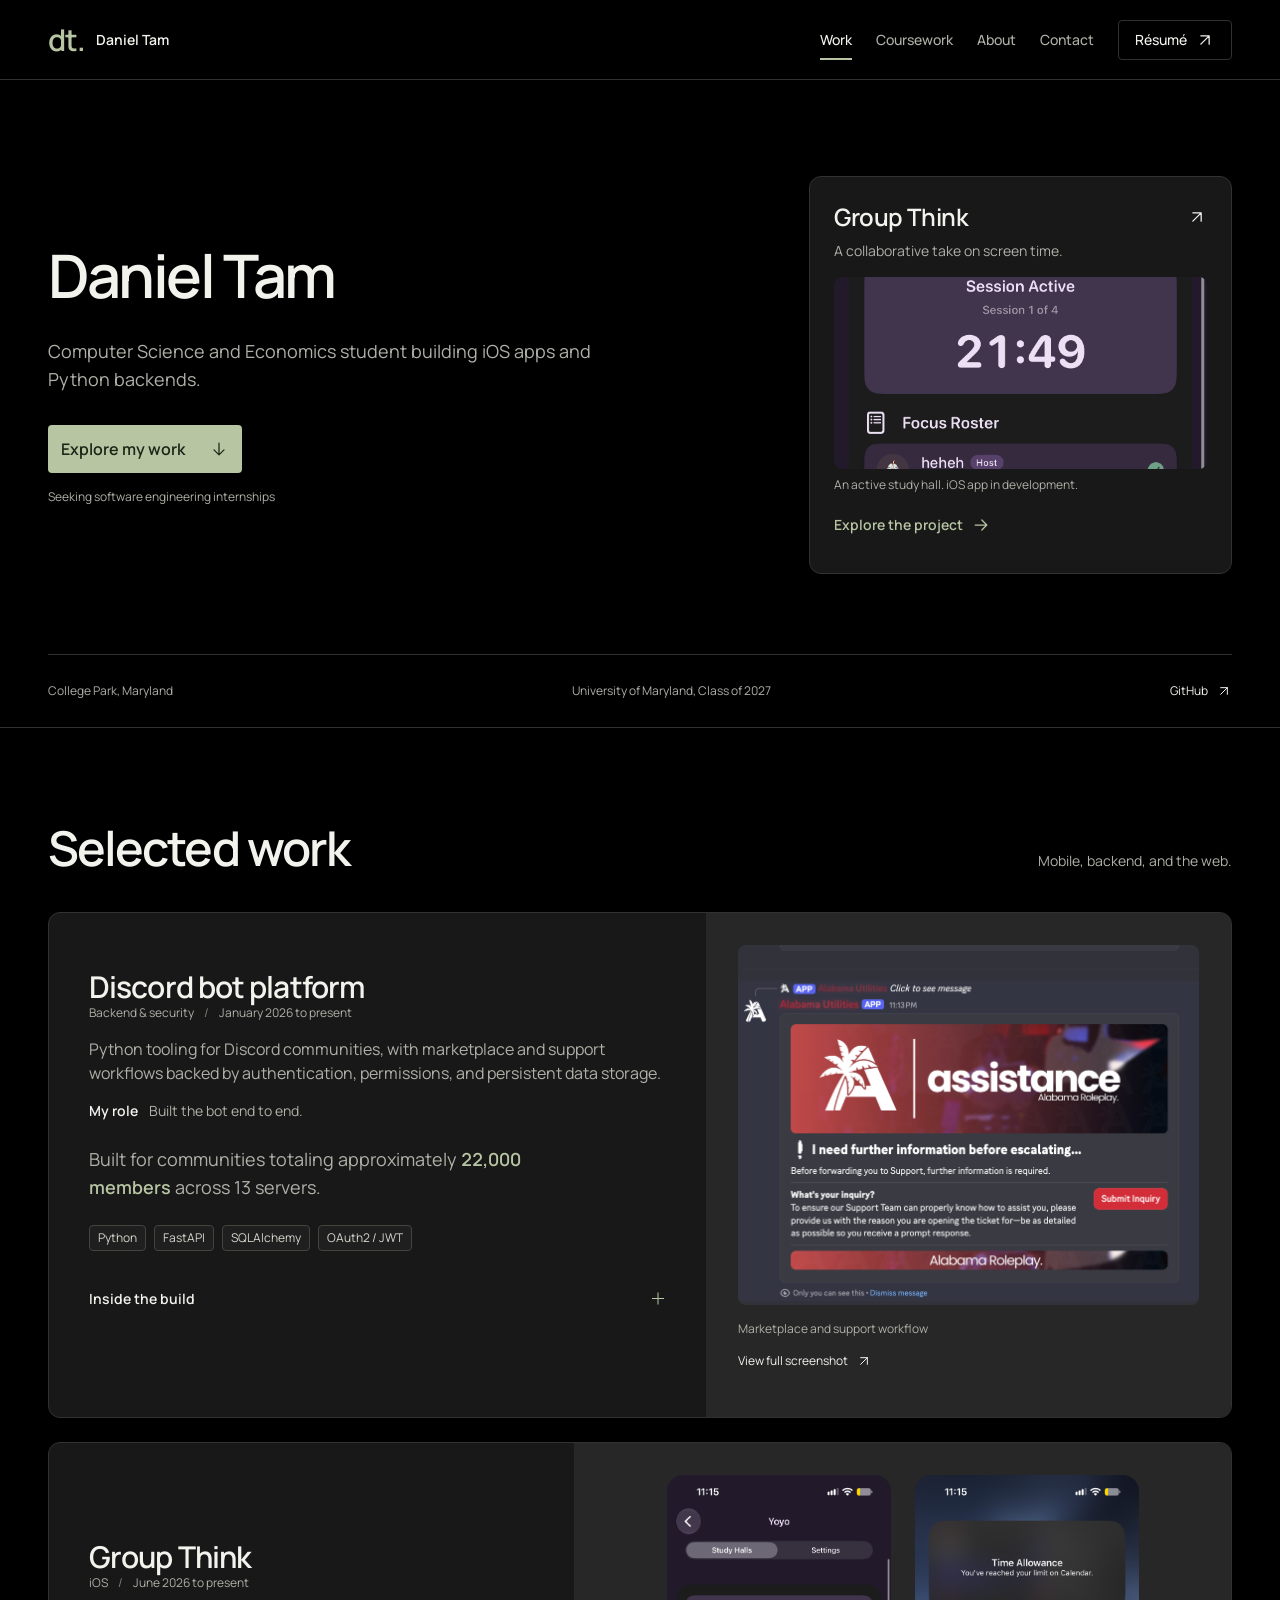
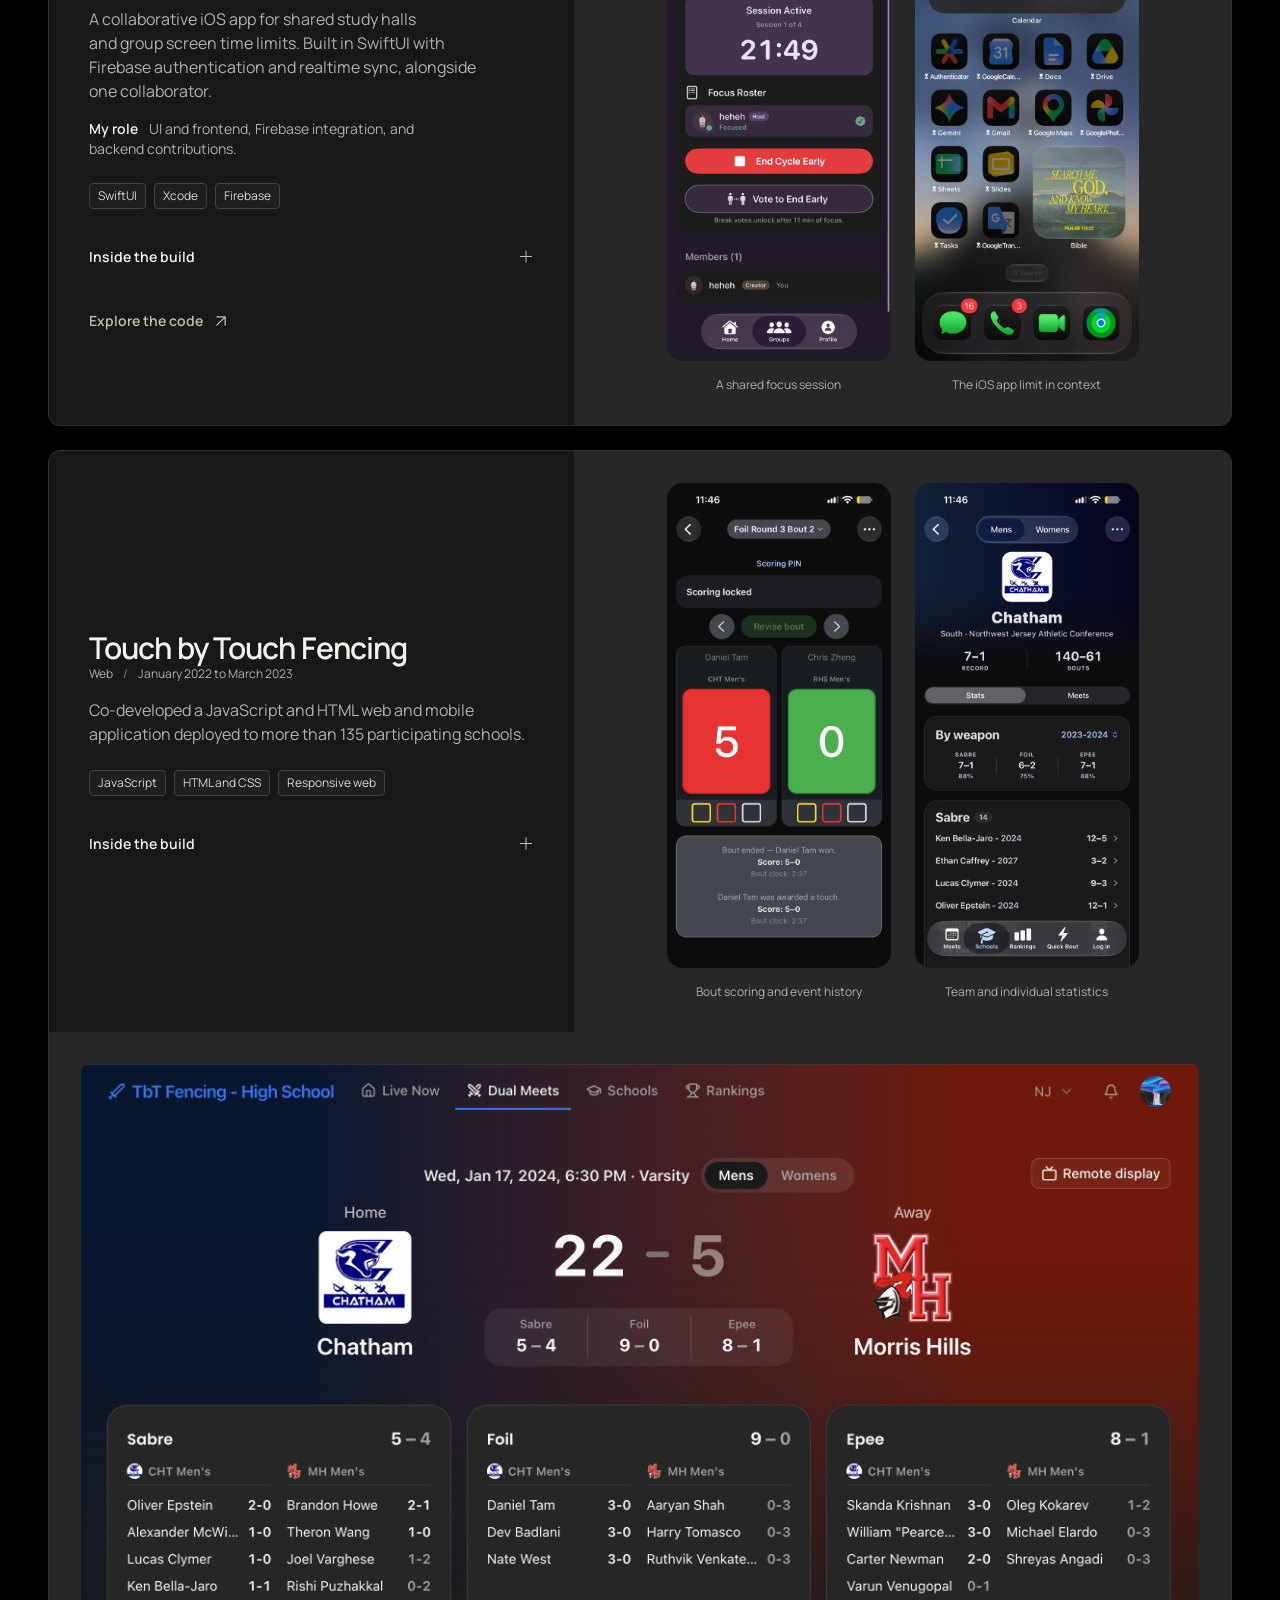
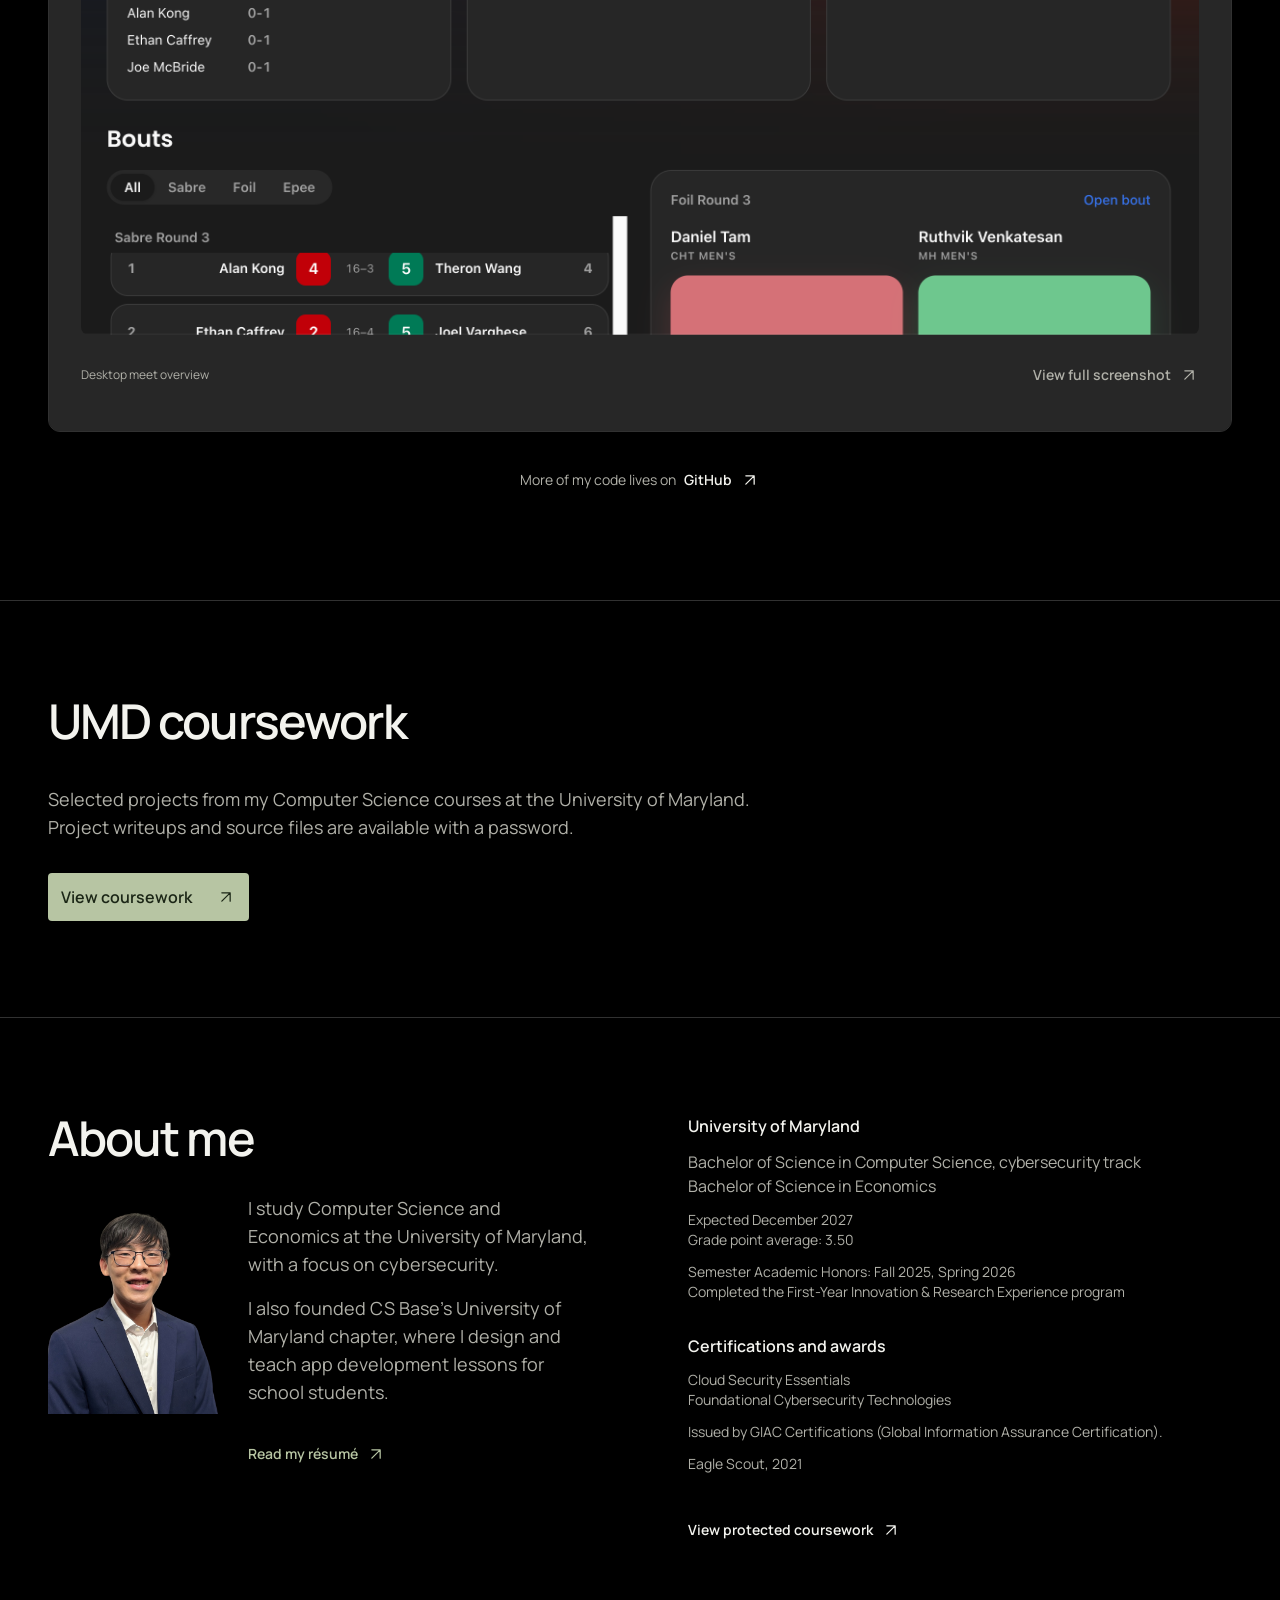
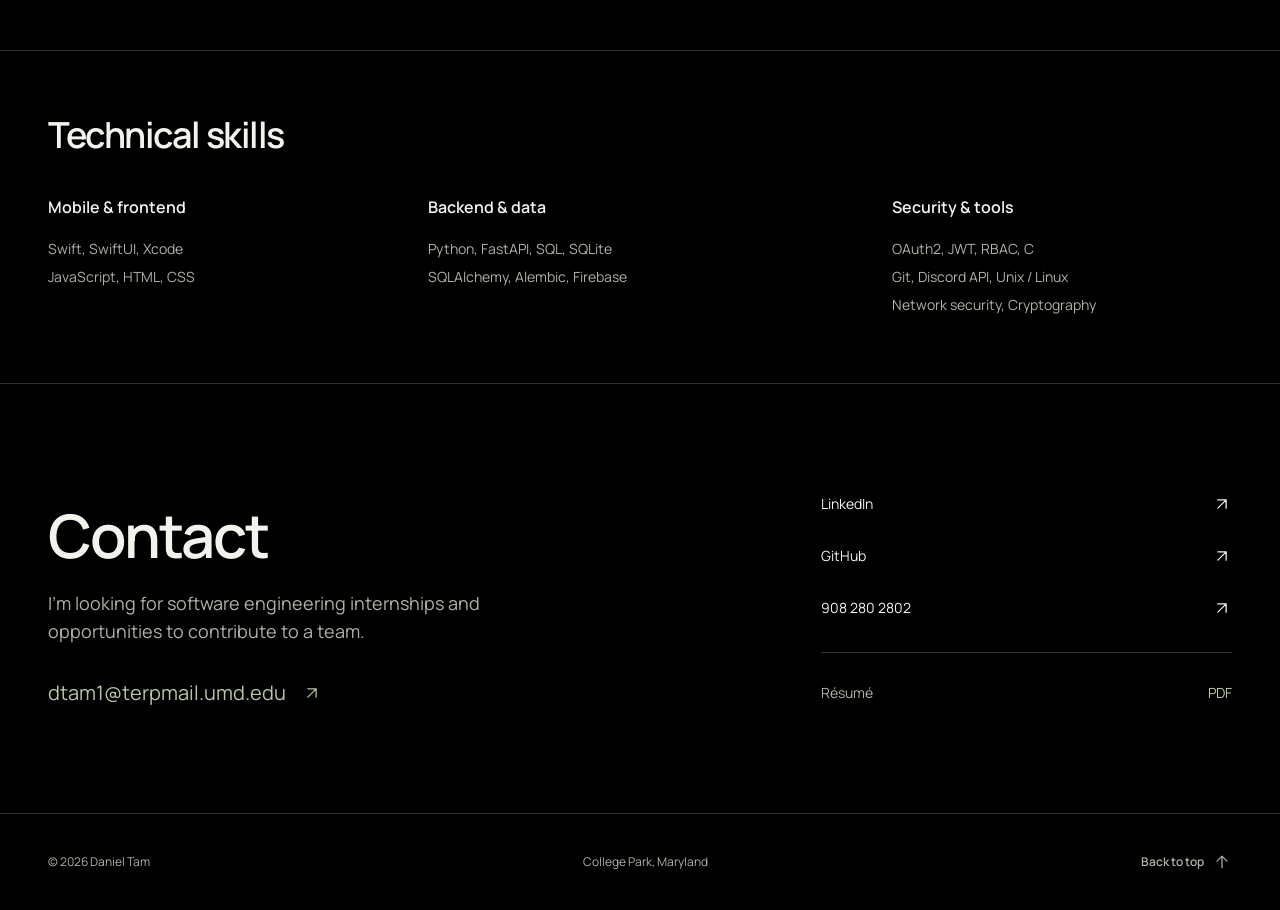
<file: index.html>
<!DOCTYPE html>
<html lang="en">
  <head>
    <meta charset="UTF-8" />
    <meta name="viewport" content="width=device-width, initial-scale=1.0" />
    <meta name="description" content="Daniel Tam is a Computer Science and Economics student at the University of Maryland building iOS apps and Python backend systems. Explore his software engineering projects." />
    <meta name="theme-color" content="#000000" />
    <meta name="color-scheme" content="dark" />
    <meta property="og:title" content="Daniel Tam | Software engineering portfolio" />
    <meta property="og:description" content="Software engineering projects by Daniel Tam, a Computer Science and Economics student at the University of Maryland." />
    <meta property="og:type" content="website" />
    <meta property="og:url" content="https://dtam27.github.io/portfolio/" />
    <meta property="og:image" content="https://dtam27.github.io/portfolio/assets/social-preview.jpg?v=0c4650613743" />
    <meta property="og:image:width" content="1200" />
    <meta property="og:image:height" content="630" />
    <meta property="og:image:alt" content="Daniel Tam. Computer Science and Economics at the University of Maryland. Software engineering portfolio." />
    <meta name="twitter:card" content="summary_large_image" />
    <link rel="canonical" href="https://dtam27.github.io/portfolio/" />
    <title>Daniel Tam | Software engineering portfolio</title>
    <link rel="icon" href="assets/favicon.svg" type="image/svg+xml" />
    <link rel="preload" href="assets/manrope-latin.woff2" as="font" type="font/woff2" crossorigin />
    <link rel="stylesheet" href="styles.css?v=daec50170706" />
  </head>
  <body>
    <a class="skip-link" href="#main">Skip to content</a>
    <header class="site-header">
      <div class="wrap header-inner">
        <a class="logo" href="#top" aria-label="Daniel Tam, back to top"><span class="monogram" aria-hidden="true">dt.</span><span>Daniel Tam</span></a>
        <button class="nav-toggle" type="button" aria-expanded="false" aria-controls="site-nav" aria-label="Open menu" hidden><span class="nav-toggle-bar" aria-hidden="true"></span><span class="nav-toggle-bar" aria-hidden="true"></span></button>
        <nav class="site-nav" id="site-nav" aria-label="Primary">
          <ul class="nav-list">
            <li><a href="#projects">Work</a></li>
            <li><a href="#coursework">Coursework</a></li>
            <li><a href="#about">About</a></li>
            <li><a href="#contact">Contact</a></li>
            <li><a class="nav-resume" href="assets/resume.pdf" target="_blank" rel="noopener noreferrer">Résumé <svg class="icon" aria-hidden="true" viewBox="0 0 24 24"><path d="M7 17 17 7M7 7h10v10" /></svg></a></li>
          </ul>
        </nav>
      </div>
    </header>
    <main id="main" tabindex="-1">
      <section class="hero" id="top" aria-labelledby="hero-heading">
        <div class="wrap hero-layout">
          <div class="hero-copy">
            <h1 id="hero-heading">Daniel Tam</h1>
            <p class="hero-lede">Computer Science and Economics student building iOS apps and Python backends.</p>
            <a class="button button-primary" href="#projects">Explore my work <svg class="icon" aria-hidden="true" viewBox="0 0 24 24"><path d="M12 5v14m-6-6 6 6 6-6" /></svg></a>
            <p class="hero-note">Seeking software engineering internships</p>
          </div>
          <aside class="hero-aside" aria-label="Current project">
            <a class="workbench-title" href="#group-think">Group Think <svg class="icon" aria-hidden="true" viewBox="0 0 24 24"><path d="M7 17 17 7M7 7h10v10" /></svg></a>
            <p>A collaborative take on screen time.</p>
            <a class="hero-project-image" href="#group-think" aria-label="See Group Think project and screenshots"><img src="assets/projects/group-think-study-hall.png" width="1179" height="2556" fetchpriority="high" alt="Group Think study hall showing an active focus session and the focus roster." /></a>
            <p class="workbench-caption">An active study hall. iOS app in development.</p>
            <a class="text-link" href="#group-think">Explore the project <svg class="icon" aria-hidden="true" viewBox="0 0 24 24"><path d="M5 12h14m-6-6 6 6-6 6" /></svg></a>
          </aside>
        </div>
        <div class="wrap hero-foot">
          <span>College Park, Maryland</span>
          <span>University of Maryland, Class of 2027</span>
          <a href="https://github.com/dtam27" target="_blank" rel="noopener noreferrer">GitHub <svg class="icon" aria-hidden="true" viewBox="0 0 24 24"><path d="M7 17 17 7M7 7h10v10" /></svg></a>
        </div>
      </section>
      <section class="section projects-section" id="projects" aria-labelledby="projects-heading">
        <div class="wrap">
          <div class="section-heading">
            <h2 id="projects-heading">Selected work</h2>
            <p>Mobile, backend, and the web.</p>
          </div>
          <article class="project project-featured" id="discord-platform" aria-labelledby="discord-title">
            <div class="project-copy">
              <h3 id="discord-title">Discord bot platform</h3>
              <p class="project-meta">Backend &amp; security <span aria-hidden="true">/</span> January 2026 to present</p>
              <p class="project-description">Python tooling for Discord communities, with marketplace and support workflows backed by authentication, permissions, and persistent data storage.</p>
              <p class="project-ownership"><strong>My role</strong> Built the bot end to end.</p>
              <p class="project-evidence">Built for communities totaling approximately <strong>22,000 members</strong> across 13 servers.</p>
              <ul class="tags" aria-label="Core technologies">
                <li>Python</li>
                <li>FastAPI</li>
                <li>SQLAlchemy</li>
                <li>OAuth2 / JWT</li>
              </ul>
              <details class="project-details">
                <summary>Inside the build <span class="details-symbol" aria-hidden="true"></span></summary>
                <div class="details-body">
                  <p>The platform combines Python and the Discord API with FastAPI services. SQLite and SQLAlchemy handle persistence, with Alembic for database migrations.</p>
                  <p>Security work includes OAuth2 and JWT authentication, role based access control, and protections against destructive server actions.</p>
                  <h4>Configurable permissions across servers</h4>
                  <p>Different servers needed different staff roles without duplicating authorization logic. I centralized named permissions, stored role mappings per server, and reused shared checks across command modules. Configuration changes invalidate the cached mappings.</p>
                  <p>Used jishaku for live debugging and hot reloading during development and maintenance.</p>
                  <p class="scope-note">Community reach includes one server with 19,000 members, one with 700, and 11 additional servers. These figures describe combined membership.</p>
                </div>
              </details>
            </div>
            <figure class="bot-screenshot"><a href="assets/projects/discord-marketplace.png" target="_blank" rel="noopener noreferrer" aria-label="Open full Discord marketplace and support screenshot"><img src="assets/projects/discord-marketplace.png" width="928" height="1662" loading="lazy" alt="Discord bot interface showing a marketplace menu and an assistance flow with a Submit Inquiry button." /></a><figcaption>Marketplace and support workflow <a href="assets/projects/discord-marketplace.png" target="_blank" rel="noopener noreferrer">View full screenshot <svg class="icon" aria-hidden="true" viewBox="0 0 24 24"><path d="M7 17 17 7M7 7h10v10" /></svg></a></figcaption></figure>
          </article>
            <article class="project project-mobile" id="group-think" aria-labelledby="group-think-title">
              <div class="project-body">
                <h3 id="group-think-title">Group Think</h3>
              <p class="project-meta">iOS <span aria-hidden="true">/</span> June 2026 to present</p>
                <p class="project-description">A collaborative iOS app for shared study halls and group screen time limits. Built in SwiftUI with Firebase authentication and realtime sync, alongside one collaborator.</p>
                <p class="project-ownership"><strong>My role</strong> UI and frontend, Firebase integration, and backend contributions.</p>
                <ul class="tags" aria-label="Core technologies">
                  <li>SwiftUI</li>
                  <li>Xcode</li>
                  <li>Firebase</li>
                </ul>
                <details class="project-details">
                  <summary>Inside the build <span class="details-symbol" aria-hidden="true"></span></summary>
                  <div class="details-body">
                    <p>Group Think manages and monitors group screen time limits. SwiftUI provides the native interface, while Firebase supports sign in and realtime state synchronization across devices.</p>
                    <h4>Keeping session totals current</h4>
                    <p>A summary could open before Firestore finished crediting a session, leaving the displayed total stale. I worked on a live profile listener so the summary reacts as the updated data arrives, with cleanup when the listener ends.</p>
                    <p class="scope-note">An ongoing project, developed with one collaborator since June 2026.</p>
                  </div>
                </details>
                <a class="text-link project-source" href="https://github.com/Eliu1117/GroupThink" target="_blank" rel="noopener noreferrer">Explore the code <svg class="icon" aria-hidden="true" viewBox="0 0 24 24"><path d="M7 17 17 7M7 7h10v10" /></svg></a>
              </div>
              <div class="app-gallery"><figure class="study-hall-shot"><a href="assets/projects/group-think-study-hall.png" target="_blank" rel="noopener noreferrer" aria-label="Open full Group Think study hall screenshot"><img src="assets/projects/group-think-study-hall.png" width="1179" height="2556" loading="lazy" alt="Group Think active study hall with a focus session timer, participant roster, and an option to vote to end the session early." /></a><figcaption>A shared focus session</figcaption></figure><figure class="app-limit-shot"><a href="assets/projects/group-think-app-limit.png" target="_blank" rel="noopener noreferrer" aria-label="Open full iOS app limit screenshot"><img src="assets/projects/group-think-app-limit.png" width="1179" height="2556" loading="lazy" alt="Full iPhone home screen with a Time Allowance notice stating that the Calendar app limit has been reached." /></a><figcaption>The iOS app limit in context</figcaption></figure></div>
            </article>
            <article class="project project-web" id="touch-by-touch" aria-labelledby="fencing-title">
              <div class="project-body">
                <h3 id="fencing-title">Touch by Touch Fencing</h3>
              <p class="project-meta">Web <span aria-hidden="true">/</span> January 2022 to March 2023</p>
                <p class="project-description">Co-developed a JavaScript and HTML web and mobile application deployed to more than 135 participating schools.</p>
                <ul class="tags" aria-label="Core technologies">
                  <li>JavaScript</li>
                  <li>HTML and CSS</li>
                  <li>Responsive web</li>
                </ul>
                <details class="project-details">
                  <summary>Inside the build <span class="details-symbol" aria-hidden="true"></span></summary>
                  <div class="details-body">
                    <p>Co-developed web and mobile experiences using JavaScript and HTML, and ran live competition test cases to validate backend data accuracy.</p>
                    <p class="scope-note">Developer and tester, January 2022 through March 2023.</p>
                  </div>
                </details>
              </div>
              <div class="app-gallery fencing-gallery">
                <figure><a href="assets/projects/touch-by-touch-scoring.png" target="_blank" rel="noopener noreferrer" aria-label="Open full Touch by Touch bout scoring screenshot"><img src="assets/projects/touch-by-touch-scoring.png" width="1179" height="2556" loading="lazy" alt="Touch by Touch bout view with red and green score panels, scoring status, and a completed bout event log." /></a><figcaption>Bout scoring and event history</figcaption></figure>
                <figure><a href="assets/projects/touch-by-touch-school-stats.png" target="_blank" rel="noopener noreferrer" aria-label="Open full Touch by Touch school statistics screenshot"><img src="assets/projects/touch-by-touch-school-stats.png" width="1179" height="2556" loading="lazy" alt="Touch by Touch school profile showing a team record, results by fencing weapon, and individual fencer results." /></a><figcaption>Team and individual statistics</figcaption></figure>
              </div>
              <figure class="desktop-shot">
                <a class="desktop-shot-preview" href="assets/projects/touch-by-touch-desktop-meet.png" target="_blank" rel="noopener noreferrer" aria-label="Open full Touch by Touch desktop meet screenshot"><img src="assets/projects/touch-by-touch-desktop-meet.png" width="3644" height="2204" loading="lazy" alt="Touch by Touch desktop meet dashboard showing Chatham versus Morris Hills, the overall score, results by weapon, and individual bouts." /></a>
                <figcaption><span>Desktop meet overview</span><a class="text-link" href="assets/projects/touch-by-touch-desktop-meet.png" target="_blank" rel="noopener noreferrer">View full screenshot <svg class="icon" aria-hidden="true" viewBox="0 0 24 24"><path d="M7 17 17 7M7 7h10v10" /></svg></a></figcaption>
              </figure>
            </article>
          <p class="projects-footer">More of my code lives on <a class="text-link" href="https://github.com/dtam27" target="_blank" rel="noopener noreferrer">GitHub <svg class="icon" aria-hidden="true" viewBox="0 0 24 24"><path d="M7 17 17 7M7 7h10v10" /></svg></a></p>
        </div>
      </section>
      <section class="section coursework-section" id="coursework" aria-labelledby="coursework-heading">
        <div class="wrap">
          <div class="section-heading"><h2 id="coursework-heading">UMD coursework</h2></div>
          <p class="coursework-summary">Selected projects from my Computer Science courses at the University of Maryland. Project writeups and source files are available with a password.</p>
          <a class="button button-primary" href="coursework/">View coursework <svg class="icon" aria-hidden="true" viewBox="0 0 24 24"><path d="M7 17 17 7M7 7h10v10" /></svg></a>
        </div>
      </section>
      <section class="section about-section" id="about" aria-labelledby="about-heading">
        <div class="wrap about-layout">
          <div class="about-intro">
            <h2 id="about-heading">About me</h2>
            <div class="about-profile">
              <figure class="about-portrait"><img src="assets/headshot.png?v=27f88b9319e4" width="896" height="1184" alt="Daniel Tam" loading="lazy" /></figure>
              <div class="about-copy">
                <p>I study Computer Science and Economics at the University of Maryland, with a focus on cybersecurity.</p>
                <p>I also founded CS Base’s University of Maryland chapter, where I design and teach app development lessons for school students.</p>
                <a class="text-link" href="assets/resume.pdf" target="_blank" rel="noopener noreferrer">Read my résumé <svg class="icon" aria-hidden="true" viewBox="0 0 24 24"><path d="M7 17 17 7M7 7h10v10" /></svg></a>
              </div>
            </div>
          </div>
          <div class="about-facts">
            <div class="fact-group">
              <h3>University of Maryland</h3>
              <p>Bachelor of Science in Computer Science, cybersecurity track<br />Bachelor of Science in Economics</p>
              <p class="fact-meta">Expected December 2027<br />Grade point average: 3.50</p>
              <p class="fact-meta">Semester Academic Honors: Fall 2025, Spring 2026<br />Completed the First-Year Innovation &amp; Research Experience program</p>
            </div>
            <div class="fact-group awards-group">
              <h3>Certifications and awards</h3>
              <p>Cloud Security Essentials<br />Foundational Cybersecurity Technologies</p>
              <p class="fact-meta">Issued by GIAC Certifications (Global Information Assurance Certification).</p>
              <p>Eagle Scout, 2021</p>
            </div>
            <a class="text-link" href="coursework/">View protected coursework <svg class="icon" aria-hidden="true" viewBox="0 0 24 24"><path d="M7 17 17 7M7 7h10v10" /></svg></a>
          </div>
        </div>
      </section>
      <section class="section skills-section" id="skills" aria-labelledby="skills-heading">
        <div class="wrap">
          <div class="section-heading">
            <h2 id="skills-heading">Technical skills</h2>
          </div>
          <div class="skills-grid">
            <div class="skill-group">
              <h3>Mobile &amp; frontend</h3>
              <p>Swift, SwiftUI, Xcode<br />JavaScript, HTML, CSS</p>
            </div>
            <div class="skill-group">
              <h3>Backend &amp; data</h3>
              <p>Python, FastAPI, SQL, SQLite<br />SQLAlchemy, Alembic, Firebase</p>
            </div>
            <div class="skill-group">
              <h3>Security &amp; tools</h3>
              <p>OAuth2, JWT, RBAC, C<br />Git, Discord API, Unix / Linux<br />Network security, Cryptography</p>
            </div>
          </div>
        </div>
      </section>
      <section class="section contact-section" id="contact" aria-labelledby="contact-heading">
        <div class="wrap contact-layout">
          <div>
            <h2 id="contact-heading">Contact</h2>
            <p>I’m looking for software engineering internships and opportunities to contribute to a team.</p>
            <a class="contact-email" href="mailto:dtam1@terpmail.umd.edu">dtam1@terpmail.umd.edu <svg class="icon" aria-hidden="true" viewBox="0 0 24 24"><path d="M7 17 17 7M7 7h10v10" /></svg></a>
          </div>
          <div class="contact-links">
            <a href="https://linkedin.com/in/dtam27" target="_blank" rel="noopener noreferrer">LinkedIn <svg class="icon" aria-hidden="true" viewBox="0 0 24 24"><path d="M7 17 17 7M7 7h10v10" /></svg></a>
            <a href="https://github.com/dtam27" target="_blank" rel="noopener noreferrer">GitHub <svg class="icon" aria-hidden="true" viewBox="0 0 24 24"><path d="M7 17 17 7M7 7h10v10" /></svg></a>
            <a href="tel:+19082802802">908 280 2802 <svg class="icon" aria-hidden="true" viewBox="0 0 24 24"><path d="M7 17 17 7M7 7h10v10" /></svg></a>
            <div class="resume-downloads" id="resume">
              <span>Résumé</span>
              <div>
                <a href="assets/resume.pdf" target="_blank" rel="noopener noreferrer">PDF</a>
              </div>
            </div>
          </div>
        </div>
      </section>
    </main>
    <footer class="site-footer">
      <div class="wrap footer-inner">
        <p>© <span id="year">2026</span> Daniel Tam</p>
        <span>College Park, Maryland</span>
        <a class="text-link" href="#top">Back to top <svg class="icon" aria-hidden="true" viewBox="0 0 24 24"><path d="M12 19V5m-6 6 6-6 6 6" /></svg></a>
      </div>
    </footer>
    <script src="app.js" defer></script>
  </body>
</html>
</file>
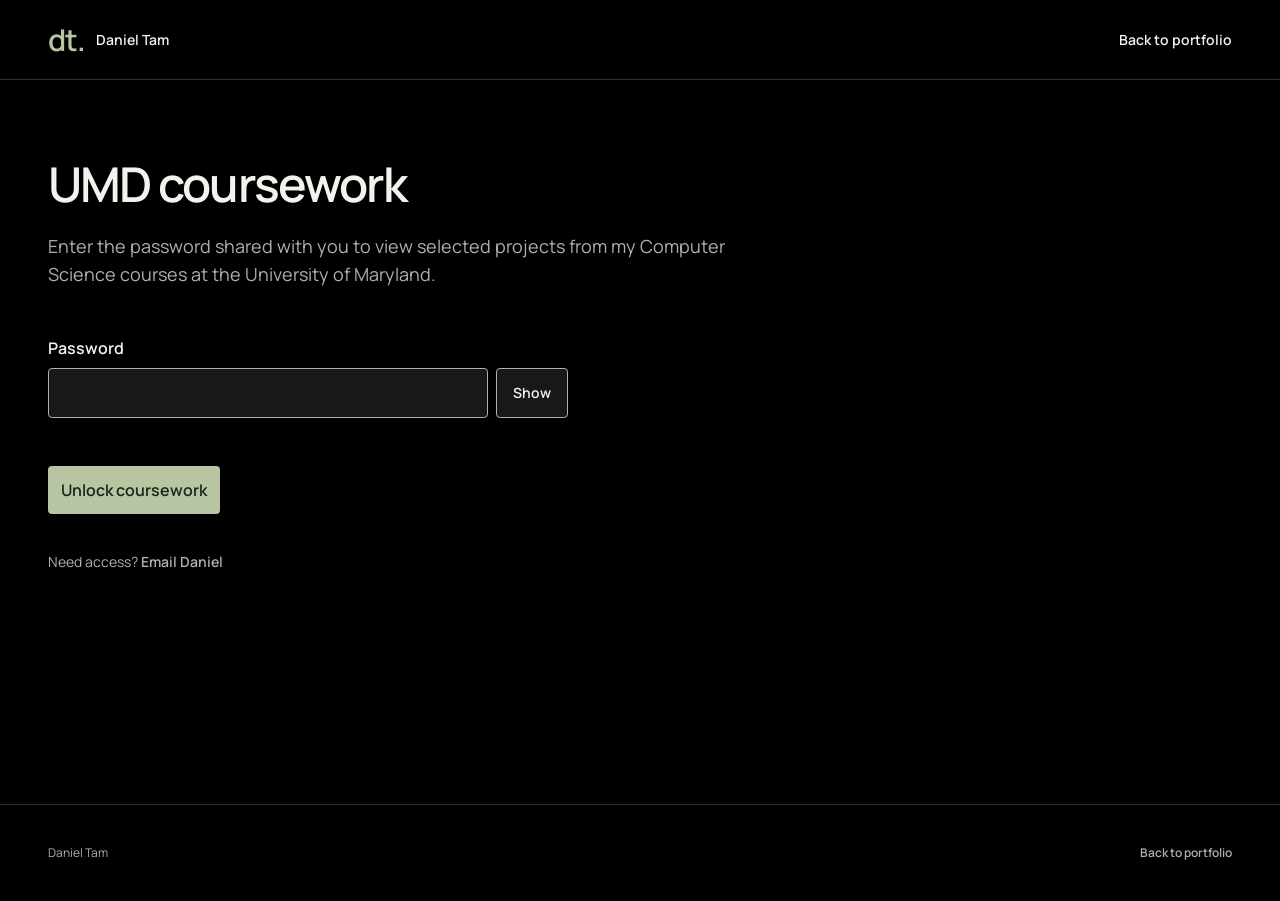
<file: coursework/index.html>
<!DOCTYPE html>
<html lang="en">
  <head>
    <meta charset="UTF-8" />
    <meta name="viewport" content="width=device-width, initial-scale=1.0" />
    <meta name="robots" content="noindex, nofollow, noarchive" />
    <meta name="referrer" content="no-referrer" />
    <meta http-equiv="Content-Security-Policy" content="default-src 'self'; script-src 'self'; style-src 'self'; connect-src 'self'; object-src 'none'; base-uri 'none'; form-action 'none'; frame-src 'none'" />
    <meta name="theme-color" content="#000000" />
    <meta name="color-scheme" content="dark" />
    <meta name="description" content="Password protected coursework by Daniel Tam, a Computer Science student at the University of Maryland." />
    <title>UMD coursework | Daniel Tam</title>
    <link rel="icon" href="../assets/favicon.svg" type="image/svg+xml" />
    <link rel="preload" href="../assets/manrope-latin.woff2" as="font" type="font/woff2" crossorigin />
    <link rel="stylesheet" href="../styles.css?v=daec50170706" />
    <link rel="stylesheet" href="styles.css?v=22228ad92702" />
    <script type="module" src="coursework.js?v=c61c939cfdd8"></script>
  </head>
  <body>
    <a class="skip-link" href="#main">Skip to content</a>
    <header class="site-header">
      <div class="wrap header-inner">
        <a class="logo" href="../" aria-label="Daniel Tam, back to portfolio"><span class="monogram" aria-hidden="true">dt.</span><span>Daniel Tam</span></a>
        <nav aria-label="Coursework navigation"><a class="text-link coursework-back" href="../">Back to portfolio</a></nav>
      </div>
    </header>
    <main id="main" class="wrap coursework-main" tabindex="-1">
      <div class="coursework-intro">
        <h1>UMD coursework</h1>
        <p id="coursework-intro">Enter the password shared with you to view selected projects from my Computer Science courses at the University of Maryland.</p>
      </div>
      <section id="coursework-gate" class="coursework-gate" aria-label="Unlock coursework">
        <p id="coursework-requirements">JavaScript and a browser with secure encryption support are required to open this coursework.</p>
        <form id="coursework-unlock" class="coursework-unlock" novalidate hidden>
          <label for="coursework-password">Password</label>
          <div class="coursework-password-row">
            <input id="coursework-password" name="password" type="password" autocomplete="current-password" autocapitalize="off" spellcheck="false" aria-describedby="coursework-error" required />
            <button id="coursework-show-password" class="coursework-show" type="button" aria-controls="coursework-password" aria-pressed="false">Show</button>
          </div>
          <p id="coursework-error" class="coursework-error" role="alert"></p>
          <button id="coursework-submit" class="button button-primary" type="submit">Unlock coursework</button>
        </form>
        <p class="coursework-access">Need access? <a class="text-link" href="mailto:dtam1@terpmail.umd.edu?subject=Coursework%20access">Email Daniel</a></p>
      </section>
      <p id="coursework-status" class="coursework-status" role="status"></p>
      <div id="coursework-work" hidden>
        <div class="coursework-toolbar">
          <nav id="coursework-index" aria-label="Course index"></nav>
          <button id="coursework-lock" class="coursework-lock" type="button">Lock coursework</button>
        </div>
        <div id="coursework-content"></div>
        <p class="coursework-note">University course projects include supplied scaffolding. Source files are shared for review; no test results or performance measurements are claimed here.</p>
      </div>
    </main>
    <footer class="site-footer"><div class="wrap footer-inner"><span>Daniel Tam</span><a class="text-link" href="../">Back to portfolio</a></div></footer>
  </body>
</html>
</file>
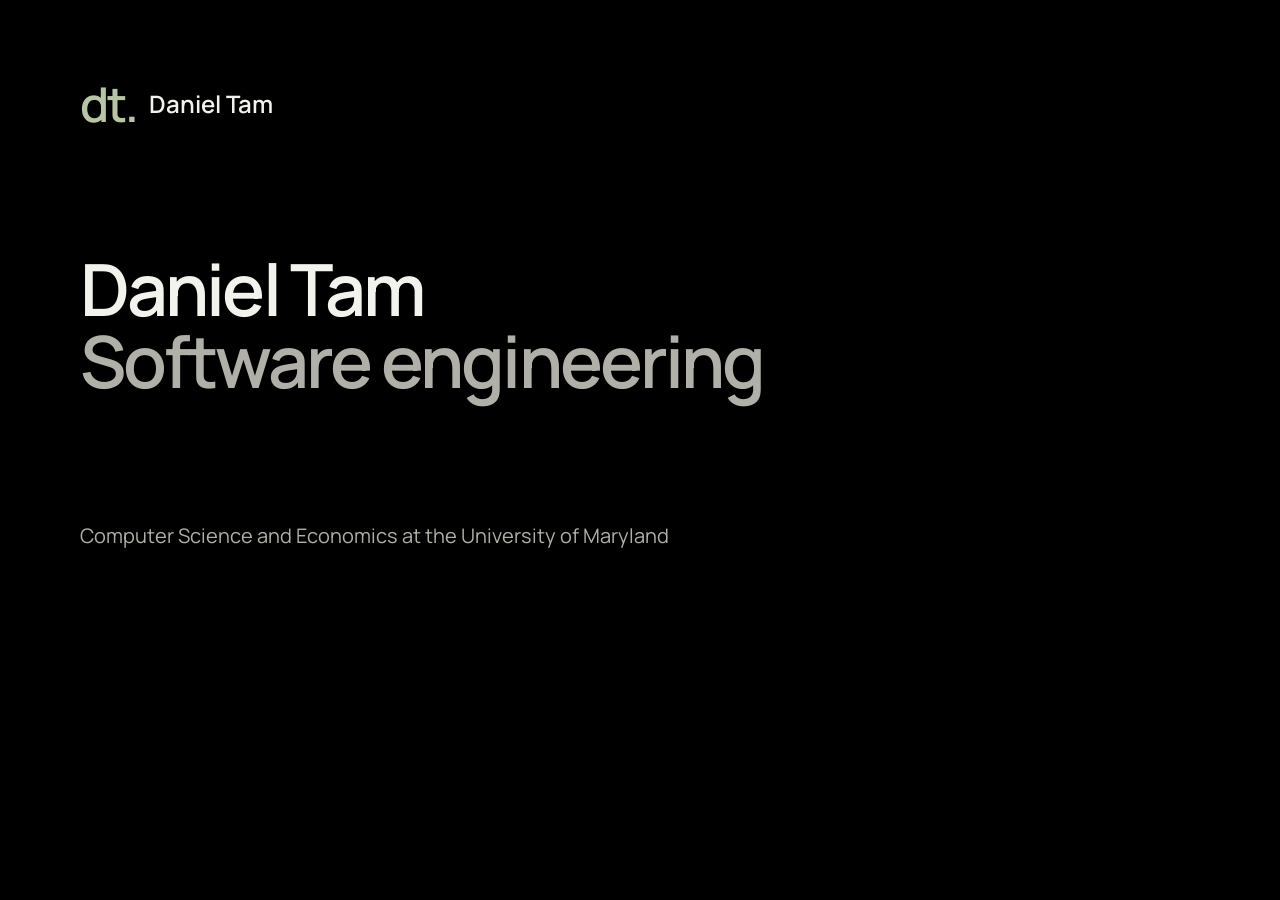
<file: docs/social-preview.html>
<!DOCTYPE html>
<html lang="en">
  <head>
    <meta charset="UTF-8">
    <title>Social preview source</title>
    <link rel="stylesheet" href="../styles.css?v=daec50170706">
    <style>html,body{width:1200px;height:630px;overflow:hidden}.social{padding:80px;display:flex;flex-direction:column;height:100%;justify-content:space-between}.social .logo{font-size:24px;line-height:32px}.social .monogram{font-size:48px;line-height:1}.social h1{font-size:72px;line-height:1;letter-spacing:-.04em}.social h1 span{color:var(--muted)}.social p{font-size:20px;line-height:28px;color:var(--muted)}</style>
  </head>
  <body>
    <main class="social">
      <div class="logo"><span class="monogram">dt.</span>Daniel Tam</div>
      <h1>Daniel Tam<br><span>Software engineering</span></h1>
      <p>Computer Science and Economics at the University of Maryland</p>
    </main>
  </body>
</html>
</file>
<file: styles.css>
/* Hallmark · checked: 2026-10-31 · genre: modern-minimal (inferred)
 * floor: 0 FAIL, 0 open REFLEX · browser: CUA, responsive checks · finish-review: subagent, ship
 * built: the project · redesign: polish · surface: absolute · v2.0.0 */
/* Hallmark · waive 7b · surface: absolute, measured contrast above 6.8:1 · the portfolio keeps its documented black and sage palette */
/* Hallmark · answered F15 · the portfolio preserves documented gaps for prose columns and screenshot stages */
/* Hallmark · waive 26b · no form or unavailable action exists · the portfolio navigation button is always available and has no disabled state */
@font-face {
  font-family: Manrope;
  font-style: normal;
  font-weight: 400 700;
  font-display: swap;
  src: url("assets/manrope-latin.woff2") format("woff2")
}

:root {
  --bg: #000000;
  --surface: #181818;
  --surface-hover: #1f1f1f;
  --image-stage: #272727;
  --accent-hover: #cfdbc1;
  --tag-border: #42443e;
  --tag-text: #d4d8cc;
  --meta-divider: #818579;
  --scrollbar: #595e52;
  --text: #f3f3ee;
  --muted: #b0b0a8;
  --line: #313131;
  --accent: #b7c5a3;
  --accent-ink: #1b2616;
  --font: Manrope,system-ui,sans-serif;
  --wrap: 1184px;
  --header-h: 80px;
  --ease: cubic-bezier(.32,.72,0,1)
}

*,*::before,*::after {
  box-sizing: border-box
}

html {
  overflow-x: clip;
  scroll-behavior: smooth;
  scroll-padding-top: calc(var(--header-h) + 24px);
  scrollbar-color: var(--scrollbar) var(--bg)
}

body {
  overflow-x: clip;
  font-synthesis: none;
  margin: 0;
  background: var(--bg);
  color: var(--text);
  font-family: var(--font);
  font-size: 16px;
  line-height: 24px;
  -webkit-font-smoothing: antialiased
}

::selection {
  background: var(--accent);
  color: var(--accent-ink)
}

a {
  color: inherit;
  text-decoration: none;
  text-underline-offset: 4px;
  transition: color 240ms var(--ease),background-color 240ms var(--ease)
}

@media (hover: hover) and (pointer: fine) {
  a:hover {
    color: var(--accent)
  }
}

a,button,summary {
  touch-action: manipulation;
}

a:active,button:active {
  transform: translateY(1px)
}

a:focus-visible,button:focus-visible,summary:focus-visible {
  outline: 2px solid var(--accent);
  outline-offset: 4px;
  border-radius: 4px
}

[tabindex="-1"]:focus {
  outline: none
}

button {
  font: inherit;
  color: inherit
}

p {
  margin: 0;
  text-wrap: pretty
}

h1,h2,h3 {
  overflow-wrap: break-word;
  min-width: 0;
  margin: 0;
  font-weight: 600;
  text-wrap: balance
}

ul {
  margin: 0;
  padding: 0;
  list-style: none
}

.wrap {
  width: min(calc(100% - 96px),var(--wrap));
  margin-inline: auto
}

.icon {
  width: 20px;
  height: 20px;
  fill: none;
  stroke: currentColor;
  stroke-width: 1.5;
  stroke-linecap: round;
  stroke-linejoin: round;
  flex: none
}

.text-link {
  display: inline-flex;
  align-items: center;
  gap: 8px;
  min-height: 48px;
  font-size: 14px;
  font-weight: 600
}

.skip-link {
  position: fixed;
  top: 16px;
  left: 16px;
  z-index: 100;
  padding: 12px 16px;
  background: var(--accent);
  color: var(--accent-ink);
  transform: translateY(-200%);
  border-radius: 4px
}

.skip-link:focus {
  transform: translateY(0)
}

.site-header {
  position: sticky;
  top: 0;
  z-index: 20;
  height: var(--header-h);
  background: var(--bg);
  border-bottom: 1px solid var(--line)
}

.header-inner {
  height: 100%;
  display: flex;
  align-items: center;
  justify-content: space-between;
  gap: 24px
}

.logo {
  display: inline-flex;
  align-items: center;
  gap: 12px;
  min-height: 48px;
  font-weight: 600;
  font-size: 14px
}

.monogram {
  color: var(--accent);
  font-size: 30px;
  line-height: 36px;
  letter-spacing: -.04em
}

.nav-list {
  display: flex;
  align-items: center;
  gap: 24px
}

.nav-list a {
  position: relative;
  display: inline-flex;
  align-items: center;
  gap: 8px;
  min-height: 48px;
  color: var(--muted);
  font-size: 14px;
  font-weight: 500
}

.nav-list a[aria-current="location"] {
  color: var(--text)
}

@media (hover: hover) and (pointer: fine) {
  .nav-list a:hover {
    color: var(--text)
  }
}

.nav-list a[aria-current="location"]::after {
  content: "";
  position: absolute;
  bottom: 4px;
  left: 0;
  right: 0;
  height: 2px;
  background: var(--accent)
}

.nav-list .nav-resume {
  color: var(--text);
  padding: 0 16px;
  border: 1px solid var(--line);
  border-radius: 4px;
  min-height: 40px
}

@media (hover: hover) and (pointer: fine) {
  .nav-resume:hover {
    background: var(--surface)
  }
}

.nav-toggle {
  display: none;
  width: 48px;
  height: 48px;
  padding: 0;
  background: none;
  border: 1px solid var(--line);
  border-radius: 4px;
  cursor: pointer;
  position: relative
}

.nav-toggle-bar {
  position: absolute;
  width: 20px;
  height: 1px;
  background: var(--text);
  left: 12px;
  top: 18px;
  transition: transform 200ms var(--ease)
}

.nav-toggle-bar+.nav-toggle-bar {
  top: 26px
}

.nav-toggle[aria-expanded="true"] .nav-toggle-bar {
  transform: translateY(4px) rotate(45deg)
}

.nav-toggle[aria-expanded="true"] .nav-toggle-bar+.nav-toggle-bar {
  transform: translateY(-4px) rotate(-45deg)
}

.hero-layout {
  display: grid;
  grid-template-columns: minmax(0,1.65fr) minmax(0,1fr);
  gap: 64px;
  align-items: center;
  padding-top: 96px;
  padding-bottom: 80px
}

.hero h1 {
  max-width: 680px;
  font-size: 60px;
  line-height: 1;
  letter-spacing: -.04em
}

.hero-lede {
  max-width: 560px;
  margin-top: 32px;
  font-size: 18px;
  line-height: 28px;
  color: var(--muted)
}

.button {
  display: inline-flex;
  align-items: center;
  justify-content: center;
  gap: 24px;
  min-height: 48px;
  padding: 8px 12px;
  font-size: 16px;
  line-height: 24px;
  font-weight: 600;
  border: 1px solid transparent;
  border-radius: 4px;
  transition: background-color 240ms var(--ease),color 240ms var(--ease),transform 240ms var(--ease)
}

.button:active {
  transition-duration: 120ms;
}

summary:active {
  color: var(--accent);
}

.button-primary {
  margin-top: 32px;
  background: var(--accent);
  color: var(--accent-ink)
}

@media (hover: hover) and (pointer: fine) {
  .button-primary:hover {
    background: var(--accent-hover);
    color: var(--accent-ink)
  }
}

.hero-note {
  margin-top: 16px;
  font-size: 12px;
  line-height: 16px;
  color: var(--muted)
}

.hero-aside {
  color: var(--text);
  min-width: 0;
  padding: 24px;
  background: var(--surface);
  border: 1px solid var(--line);
  border-radius: 12px
}

.workbench-title {
  display: flex;
  align-items: center;
  justify-content: space-between;
  gap: 16px;
  margin-top: 0;
  font-size: 24px;
  line-height: 32px;
  font-weight: 600;
  letter-spacing: -.02em
}

.hero-aside>p:not(.workbench-caption) {
  margin-top: 8px;
  font-size: 14px;
  line-height: 20px;
  color: var(--muted)
}

.workbench-caption {
  font-size: 12px;
  line-height: 16px;
  color: var(--muted);
  margin-top: 8px
}

.hero-aside .text-link {
  margin-top: 8px;
  color: var(--accent)
}

.hero-project-image {
  display: block;
  margin-top: 16px;
  overflow: hidden;
  border-radius: 8px;
}

.hero-project-image img {
  display: block;
  width: 100%;
  height: 192px;
  object-fit: cover;
  object-position: center 35%;
}

.bot-screenshot {
  margin: 0;
  padding: 32px;
  background: var(--image-stage);
  align-self: stretch;
}

.bot-screenshot > a {
  display: block;
  border-radius: 8px;
  overflow: hidden;
}

.bot-screenshot img {
  width: 100%;
  height: 360px;
  display: block;
  object-fit: cover;
  object-position: center bottom;
}

.bot-screenshot figcaption {
  display: flex;
  flex-direction: column;
  align-items: flex-start;
  margin-top: 16px;
  color: var(--muted);
  font-size: 12px;
  line-height: 16px;
}

.bot-screenshot figcaption a {
  min-height: 48px;
  display: inline-flex;
  align-items: center;
  gap: 8px;
  color: var(--text);
}

.bot-screenshot figcaption .icon {
  width: 16px;
  height: 16px;
}

.project-mobile, .project-web {
  display: grid;
  grid-template-columns: minmax(0, 1fr) minmax(0, 1.25fr);
  margin-top: 24px;
  background: var(--surface);
}

.project-mobile .project-body, .project-web .project-body {
  padding: 40px;
  align-self: center;
}

.project-source {
  color: var(--accent);
  margin-top: 16px;
}

.app-gallery {
  display: flex;
  align-items: center;
  justify-content: center;
  gap: 24px;
  padding: 32px;
  background: var(--image-stage);
  min-width: 0;
}

.app-gallery figure {
  margin: 0;
  min-width: 0;
}

.app-gallery a {
  display: block;
  border-radius: 16px;
}

.app-gallery img {
  display: block;
  width: 224px;
  max-width: 100%;
  height: auto;
  border-radius: 16px;
}

.app-gallery figcaption {
  margin-top: 16px;
  color: var(--muted);
  font-size: 12px;
  line-height: 16px;
  text-align: center;
}

.project-web {
  margin-top: 24px;
}

.project-web .project-description {
  max-width: 72ch;
}

.hero-foot {
  display: flex;
  align-items: center;
  justify-content: space-between;
  gap: 24px;
  border-top: 1px solid var(--line);
  padding-block: 24px;
  font-size: 12px;
  line-height: 16px;
  color: var(--muted)
}

.hero-foot a {
  display: inline-flex;
  align-items: center;
  gap: 8px;
  min-height: 24px;
  color: var(--text)
}

.hero-foot .icon {
  width: 16px;
  height: 16px
}

.section {
  padding-block: 96px;
  border-top: 1px solid var(--line)
}

.section-heading {
  display: flex;
  align-items: baseline;
  justify-content: space-between;
  gap: 24px;
  margin-bottom: 40px
}

.section h2 {
  font-size: 48px;
  line-height: 1;
  letter-spacing: -.04em
}

.section-heading>p {
  font-size: 14px;
  line-height: 20px;
  color: var(--muted)
}

.project {
  min-width: 0;
  border: 1px solid var(--line);
  border-radius: 12px;
  overflow: hidden
}

.project-featured {
  display: grid;
  grid-template-columns: minmax(0, 1.25fr) minmax(0, 1fr);
  background: var(--surface)
}

.project-copy {
  padding: 40px
}

.project-meta {
  font-size: 12px;
  line-height: 16px;
  color: var(--muted)
}

.project-meta>span {
  margin-inline: 8px;
  color: var(--meta-divider)
}

.project h3 {
  margin-top: 16px;
  font-size: 30px;
  line-height: 36px;
  letter-spacing: -.03em
}

.project-description {
  margin-top: 16px;
  color: var(--muted);
  max-width: 65ch
}

.project-ownership {
  margin-top: 16px;
  color: var(--muted);
  font-size: 14px;
  line-height: 20px;
}

.project-ownership strong {
  color: var(--text);
  font-weight: 600;
  margin-right: 8px;
}

.project-evidence {
  margin-top: 24px;
  font-size: 18px;
  line-height: 28px;
  color: var(--muted);
  max-width: 40ch
}

.project-evidence strong {
  font-weight: 600;
  color: var(--accent);
  font-variant-numeric: tabular-nums
}

.tags {
  display: flex;
  flex-wrap: wrap;
  gap: 8px;
  margin-top: 24px
}

.tags li {
  padding: 4px 8px;
  background: var(--surface-hover);
  border: 1px solid var(--tag-border);
  border-radius: 4px;
  font-size: 12px;
  line-height: 16px;
  color: var(--tag-text)
}

.project-details {
  margin-top: 24px
}

summary {
  display: flex;
  align-items: center;
  justify-content: space-between;
  gap: 16px;
  list-style: none;
  min-height: 48px;
  cursor: pointer;
  font-size: 14px;
  line-height: 20px;
  font-weight: 600
}

summary::-webkit-details-marker {
  display: none
}

.details-symbol {
  position: relative;
  width: 16px;
  height: 16px;
  flex: none;
  color: var(--accent)
}

.details-symbol::before,.details-symbol::after {
  content: "";
  position: absolute;
  background: currentColor;
  top: 7px;
  left: 2px;
  width: 12px;
  height: 1px;
  transition: transform 180ms var(--ease)
}

.details-symbol::after {
  transform: rotate(90deg)
}

details[open]>summary .details-symbol::after {
  transform: rotate(0)
}

@media (hover: hover) and (pointer: fine) {
  summary:hover {
    color: var(--accent)
  }
}

.details-body {
  padding-top: 8px;
  color: var(--muted);
  font-size: 14px;
  line-height: 20px
}

.details-body p+p {
  margin-top: 16px
}

.scope-note {
  font-size: 12px;
  line-height: 16px
}

.project-body {
  padding: 32px
}

.projects-footer {
  display: flex;
  align-items: center;
  justify-content: center;
  gap: 8px;
  margin-top: 24px;
  color: var(--muted);
  font-size: 14px;
  line-height: 20px
}

.projects-footer a {
  color: var(--text)
}

.about-layout {
  display: grid;
  grid-template-columns: minmax(0, 1fr) minmax(0, 1fr);
  gap: 96px
}

.about-copy>p {
  font-size: 18px;
  line-height: 28px;
  color: var(--muted);
  max-width: 48ch
}

.about-copy>p+p {
  margin-top: 16px
}

.about-intro .text-link {
  margin-top: 24px;
  color: var(--accent)
}

.fact-group {
  margin-bottom: 32px
}

.fact-group h3,.skill-group h3 {
  font-size: 16px;
  line-height: 24px;
  font-weight: 600
}

.fact-group>p {
  margin-top: 12px;
  color: var(--muted)
}

.fact-group .fact-meta {
  font-size: 14px;
  line-height: 20px
}

.awards-group p {
  font-size: 14px;
  line-height: 20px
}

.awards-group p>span {
  margin-inline: 8px
}

.coursework {
  padding: 8px 16px;
  border: 1px solid var(--line);
  border-radius: 8px
}

.coursework>p {
  padding-bottom: 16px;
  font-size: 14px;
  line-height: 20px;
  color: var(--muted)
}

.skills-section {
  padding-block: 64px
}

.skills-section h2 {
  font-size: 36px;
  line-height: 40px
}

.skills-grid {
  display: grid;
  grid-template-columns: minmax(0, 1fr) minmax(0, 1.25fr) minmax(0, 1fr);
  gap: 40px
}

.skill-group p {
  margin-top: 16px;
  font-size: 14px;
  line-height: 28px;
  color: var(--muted)
}

.contact-layout {
  display: grid;
  grid-template-columns: minmax(0, 1.65fr) minmax(0, 1fr);
  gap: 96px;
  align-items: end
}

.contact-section h2 {
  font-size: 60px;
  line-height: 1
}

.contact-section p {
  margin-top: 24px;
  max-width: 48ch;
  font-size: 18px;
  line-height: 28px;
  color: var(--muted)
}

.contact-email {
  display: inline-flex;
  align-items: center;
  gap: 16px;
  min-height: 48px;
  margin-top: 24px;
  color: var(--accent);
  font-size: 20px;
  line-height: 28px;
  overflow-wrap: anywhere
}

.contact-links {
  display: flex;
  flex-direction: column;
  gap: 4px
}

.contact-links>a {
  display: flex;
  align-items: center;
  justify-content: space-between;
  gap: 16px;
  min-height: 48px;
  font-size: 14px;
  line-height: 20px
}

.resume-downloads {
  display: flex;
  align-items: center;
  justify-content: space-between;
  gap: 16px;
  margin-top: 16px;
  padding-top: 16px;
  border-top: 1px solid var(--line);
  font-size: 14px;
  line-height: 20px
}

.resume-downloads>span {
  color: var(--muted)
}

.resume-downloads>div {
  display: flex;
  gap: 16px
}

.resume-downloads a {
  display: inline-flex;
  align-items: center;
  min-height: 48px;
  color: var(--accent)
}

.site-footer {
  border-top: 1px solid var(--line);
  padding-block: 24px
}

.footer-inner {
  display: flex;
  align-items: center;
  justify-content: space-between;
  gap: 24px;
  font-size: 12px;
  line-height: 16px;
  color: var(--muted)
}

.footer-inner .text-link {
  font-size: 12px
}

@media(max-width:1100px) {
  .hero-layout {
    gap: 40px;
    grid-template-columns: minmax(0, 1.5fr) minmax(0, 1fr)
  }

  .hero h1 {
    font-size: 48px
  }

  .about-layout,.contact-layout {
    gap: 48px
  }

  .project-copy {
    padding: 32px
  }

  .skills-grid {
    gap: 24px
  }

  .contact-section h2 {
    font-size: 48px
  }
}

@media(max-width:800px) {
  :root {
    --header-h: 72px
  }

  .wrap {
    width: calc(100% - 48px)
  }

  .hero-layout {
    padding-top: 64px;
    padding-bottom: 48px;
    grid-template-columns: minmax(0, 1fr);
    gap: 40px
  }

  .hero h1 {
    font-size: 60px
  }

  .hero-lede {
    max-width: 560px
  }

  .hero-aside {
    max-width: none;
    display: grid;
    grid-template-columns: minmax(0, 1fr) auto;
    column-gap: 24px;
    align-items: start
  }

  .workbench-title {
    grid-column: 1;
    justify-content: start
  }

  .hero-aside>p:not(.workbench-caption) {
    grid-column: 1
  }

  .workbench-caption {
    grid-column: 1
  }

  .hero-project-image {
    grid-column: 2;
    grid-row: 2 / 6;
    width: 208px;
  }

  .hero-project-image img {
    height: 208px;
  }

  .hero-aside .text-link {
    grid-column: 1
  }

  .hero-foot {
    flex-wrap: wrap;
    gap: 16px
  }

  .hero-foot>span:nth-child(2) {
    display: none
  }

  .section {
    padding-block: 64px
  }

  .project-featured {
    grid-template-columns: minmax(0, 1fr)
  }

  .project-body {
    padding: 24px
  }

  .project h3 {
    font-size: 24px;
    line-height: 32px
  }

  .about-layout {
    gap: 48px
  }

  .about-intro h2 {
    font-size: 36px;
    line-height: 40px
  }

  .about-copy>p {
    font-size: 16px;
    line-height: 24px
  }

  .skills-grid {
    grid-template-columns: minmax(0, 1fr) minmax(0, 1fr)
  }

  .contact-layout {
    grid-template-columns: minmax(0, 1fr);
    gap: 32px
  }

  .contact-links {
    max-width: 480px
  }

  .contact-section h2 {
    font-size: 48px
  }

  .footer-inner>span {
    display: none
  }
}

@media(max-width:600px) {
  .header-inner {
    gap: 16px;
    position: relative
  }

  .logo {
    gap: 8px
  }

  .nav-list {
    gap: 16px
  }

  .nav-list a {
    font-size: 12px
  }

  .nav-list .nav-resume {
    padding: 0 8px
  }

  .site-header.has-menu .nav-toggle:not([hidden]) {
    display: block
  }

  .site-header.has-menu .site-nav {
    display: none;
    position: absolute;
    inset: calc(var(--header-h) - 1px) -24px auto;
    padding: 16px 24px 24px;
    background: var(--bg);
    border-bottom: 1px solid var(--line)
  }

  .site-header.has-menu .site-nav.is-open {
    display: block
  }

  .site-header.has-menu .nav-list {
    flex-direction: column;
    align-items: stretch;
    gap: 8px
  }

  .site-header.has-menu .nav-list a {
    display: flex;
    font-size: 18px;
    line-height: 28px;
    padding: 8px 12px
  }

  .site-header.has-menu .nav-list a[aria-current="location"]::after {
    display: none
  }

  .site-header.has-menu .nav-list .nav-resume {
    justify-content: space-between;
    margin-top: 8px
  }

  .hero-layout {
    padding-top: 48px;
    padding-bottom: 40px;
    gap: 40px
  }

  .hero h1 {
    font-size: 36px;
    line-height: 40px;
    letter-spacing: -.04em
  }

  .hero-lede {
    margin-top: 24px;
    font-size: 16px;
    line-height: 24px
  }

  .button-primary {
    margin-top: 24px
  }

  .hero-aside {
    display: block;
    padding: 24px
  }

  .hero-project-image {
    width: auto;
  }

  .hero-project-image img {
    height: 176px;
  }

  .project-mobile, .project-web {
    grid-template-columns: minmax(0, 1fr);
  }

  .project-mobile .project-body, .project-web .project-body {
    padding: 24px;
  }

  .app-gallery {
    padding: 24px;
    gap: 16px;
  }

  .bot-screenshot {
    padding: 24px;
  }

  .bot-screenshot img {
    height: 320px;
  }

  .site-header:not(.has-menu) {
    height: auto;
  }

  .site-header:not(.has-menu) .header-inner {
    flex-wrap: wrap;
    gap: 0;
  }

  .site-header:not(.has-menu) .site-nav {
    width: 100%;
  }

  .site-header:not(.has-menu) .nav-list {
    justify-content: space-between;
  }

  .workbench-title {
    justify-content: space-between
  }

  .hero-foot {
    padding-block: 16px
  }

  .hero-foot a {
    min-height: 48px
  }

  .section-heading {
    display: block;
    margin-bottom: 32px
  }

  .section h2 {
    font-size: 36px;
    line-height: 40px
  }

  .section-heading>p {
    margin-top: 12px
  }

  .project-copy {
    padding: 24px
  }

  .project-evidence {
    font-size: 16px;
    line-height: 24px
  }

  .project-body {
    padding: 24px
  }

  .about-layout {
    grid-template-columns: minmax(0, 1fr);
    gap: 40px
  }

  .fact-group {
    margin-bottom: 24px
  }

  .skills-grid {
    grid-template-columns: minmax(0, 1fr);
    gap: 32px
  }

  .skills-section h2 {
    font-size: 30px;
    line-height: 36px
  }

  .skills-section .section-heading {
    margin-bottom: 32px
  }

  .skill-group p {
    margin-top: 8px
  }

  .contact-section h2 {
    font-size: 36px;
    line-height: 40px
  }

  .contact-section p {
    font-size: 16px;
    line-height: 24px
  }

  .contact-email {
    font-size: 16px;
    line-height: 24px;
    gap: 8px
  }

  .footer-inner {
    gap: 16px
  }

  .footer-inner .text-link {
    gap: 8px
  }
}

@media(max-width:360px) {
  .wrap {
    width: calc(100% - 32px)
  }

  .site-header:not(.has-menu) .header-inner {
    flex-wrap: wrap;
    height: auto;
    gap: 0
  }

  .site-header:not(.has-menu) {
    height: auto
  }

  .hero h1 {
    font-size: 30px;
    line-height: 36px
  }

  .hero-aside {
    padding: 16px
  }

  .project-copy,.project-body {
    padding: 16px
  }

  .project-meta>span {
    margin-inline: 4px
  }

  .site-header.has-menu .site-nav {
    left: -16px;
    right: -16px
  }
}

@media(prefers-reduced-motion:reduce) {
  html {
    scroll-behavior: auto
  }

  *,*::before,*::after {
    animation: none!important;
    transition: none!important
  }
}

.details-body h4 { margin: 24px 0 8px; color: var(--text); font-size: 16px; line-height: 24px; font-weight: 600; }

[hidden] { display: none !important; }

.about-profile {
  display: grid;
  grid-template-columns: 176px minmax(0, 1fr);
  align-items: start;
  gap: 24px;
  margin-top: 32px;
}
.about-portrait {
  width: 176px;
  aspect-ratio: 4 / 5;
  margin: 0;
  overflow: clip;
}
.about-portrait img {
  display: block;
  width: 100%;
  height: 100%;
  object-fit: cover;
  transform: scale(1.5);
  transform-origin: 50% 55%;
}
@media (max-width: 1100px) {
  .about-profile { grid-template-columns: minmax(0, 1fr); }
}
@media (max-width: 600px) {
  .about-profile { margin-top: 24px; }
}

.desktop-shot {
  grid-column: 1 / -1;
  margin: 0;
  padding: 32px;
  background: var(--image-stage);
}
.desktop-shot-preview {
  display: block;
  position: relative;
  aspect-ratio: 2320 / 1806;
  overflow: clip;
  border-radius: 8px;
}
/* Present the actual page content; the linked PNG retains the complete capture. */
.desktop-shot-preview img {
  display: block;
  position: absolute;
  width: 157.07%;
  max-width: none;
  height: auto;
  left: -28.02%;
  top: -13.79%;
}
.desktop-shot figcaption {
  display: flex;
  align-items: center;
  justify-content: space-between;
  flex-wrap: wrap;
  gap: 8px 24px;
  margin-top: 16px;
  color: var(--muted);
  font-size: 12px;
  line-height: 16px;
}
@media (max-width: 600px) {
  .desktop-shot { padding: 24px; }
}

.coursework-summary {
  max-width: 65ch;
  color: var(--muted);
  font-size: 18px;
  line-height: 28px;
}
@media (max-width: 600px) {
  .coursework-summary { font-size: 16px; line-height: 24px; }
}
</file>
<file: coursework/styles.css>
:root {
  --code-font: ui-monospace, SFMono-Regular, Consolas, monospace;
}
.coursework-main { padding-block: 80px 96px; min-height: calc(100svh - 176px); }
.coursework-intro { max-width: 680px; }
.coursework-intro h1 { font-size: 48px; line-height: 1; letter-spacing: -.04em; font-weight: 600; }
.coursework-intro > p { margin-top: 24px; color: var(--muted); font-size: 18px; line-height: 28px; }
.coursework-gate { max-width: 520px; margin-top: 48px; }
.coursework-unlock > label { display: block; margin-bottom: 8px; font-weight: 600; }
.coursework-password-row { display: flex; align-items: stretch; gap: 8px; }
.coursework-password-row input { min-width: 0; width: 100%; min-height: 48px; padding: 12px; color: var(--text); background: var(--surface); border: 1px solid var(--muted); border-radius: 4px; font: inherit; caret-color: var(--accent); }
.coursework-password-row input:focus-visible { outline: 2px solid var(--accent); outline-offset: 4px; }
.coursework-show, .coursework-lock, .coursework-download { min-height: 48px; padding: 8px 16px; background: var(--surface); border: 1px solid var(--muted); border-radius: 4px; cursor: pointer; font-size: 14px; line-height: 24px; font-weight: 600; }
.coursework-show { min-width: 72px; }
.coursework-error { min-height: 24px; margin-block: 8px 16px; font-size: 14px; line-height: 24px; }
.coursework-unlock .button-primary { margin-top: 0; cursor: pointer; }
.coursework-unlock button:disabled { cursor: wait; opacity: .6; transform: none; }
.coursework-access { margin-top: 24px; color: var(--muted); font-size: 14px; }
.coursework-access .text-link { font-size: inherit; }
.coursework-status { margin-top: 24px; color: var(--muted); }
.coursework-status:empty { margin: 0; }
.coursework-toolbar { display: flex; justify-content: space-between; align-items: flex-start; flex-wrap: wrap; gap: 24px; margin-top: 48px; }
#coursework-index { display: flex; flex-wrap: wrap; gap: 8px 24px; }
#coursework-index a { display: inline-flex; align-items: center; min-height: 48px; color: var(--accent); font-size: 14px; font-weight: 600; text-decoration: underline; }
.coursework-course { padding-top: 64px; scroll-margin-top: 104px; }
.coursework-course + .coursework-course { margin-top: 64px; border-top: 1px solid var(--line); }
.coursework-course h2 { max-width: 900px; font-size: 30px; line-height: 36px; font-weight: 600; letter-spacing: -.03em; }
.coursework-course h2 span { display: block; margin-top: 8px; color: var(--muted); font-size: 18px; line-height: 28px; letter-spacing: 0; font-weight: 400; }
.coursework-course > p { max-width: 65ch; margin-top: 16px; color: var(--muted); }
.coursework-project { margin-top: 40px; max-width: 900px; }
.coursework-project + .coursework-project { margin-top: 48px; }
.coursework-project h3 { font-size: 24px; line-height: 32px; font-weight: 600; letter-spacing: -.02em; }
.coursework-project > p { max-width: 65ch; margin-top: 12px; color: var(--muted); }
.coursework-project ul { margin: 16px 0 0; padding-left: 24px; color: var(--muted); max-width: 70ch; }
.coursework-project > ul:not(.tags) { list-style: disc; }
.coursework-project li + li { margin-top: 8px; }
.coursework-project .tags { margin-top: 16px; padding-left: 0; }
.coursework-project .tags li + li { margin-top: 0; }
.coursework-files { margin-top: 24px; }
.coursework-file + .coursework-file { border-top: 1px solid var(--line); }
.coursework-file summary { overflow-wrap: anywhere; font-size: 14px; }
.coursework-file pre { margin: 8px 0 16px; padding: 16px; max-height: 520px; overflow: auto; background: var(--surface); border-radius: 8px; font-family: var(--code-font); font-size: 14px; line-height: 24px; tab-size: 2; }
.coursework-file pre:focus-visible { outline: 2px solid var(--accent); outline-offset: 4px; }
.coursework-download { display: inline-flex; align-items: center; margin-bottom: 24px; }
.coursework-note { max-width: 70ch; margin-top: 64px; color: var(--muted); font-size: 14px; line-height: 24px; }
@media (hover: hover) and (pointer: fine) {
  .coursework-show:hover, .coursework-lock:hover, .coursework-download:hover { background: var(--surface-hover); color: var(--accent); }
}
@media (max-width: 600px) {
  .coursework-main { padding-block: 48px 64px; }
  .coursework-intro h1 { font-size: 36px; line-height: 40px; }
  .coursework-intro > p { font-size: 16px; line-height: 24px; }
  .coursework-gate, .coursework-toolbar { margin-top: 32px; }
  .coursework-course { padding-top: 40px; }
  .coursework-course + .coursework-course { margin-top: 40px; }
  .coursework-course h2 { font-size: 24px; line-height: 32px; }
  .coursework-project h3 { font-size: 20px; line-height: 28px; }
  .coursework-back { font-size: 12px; }
}
</file>
